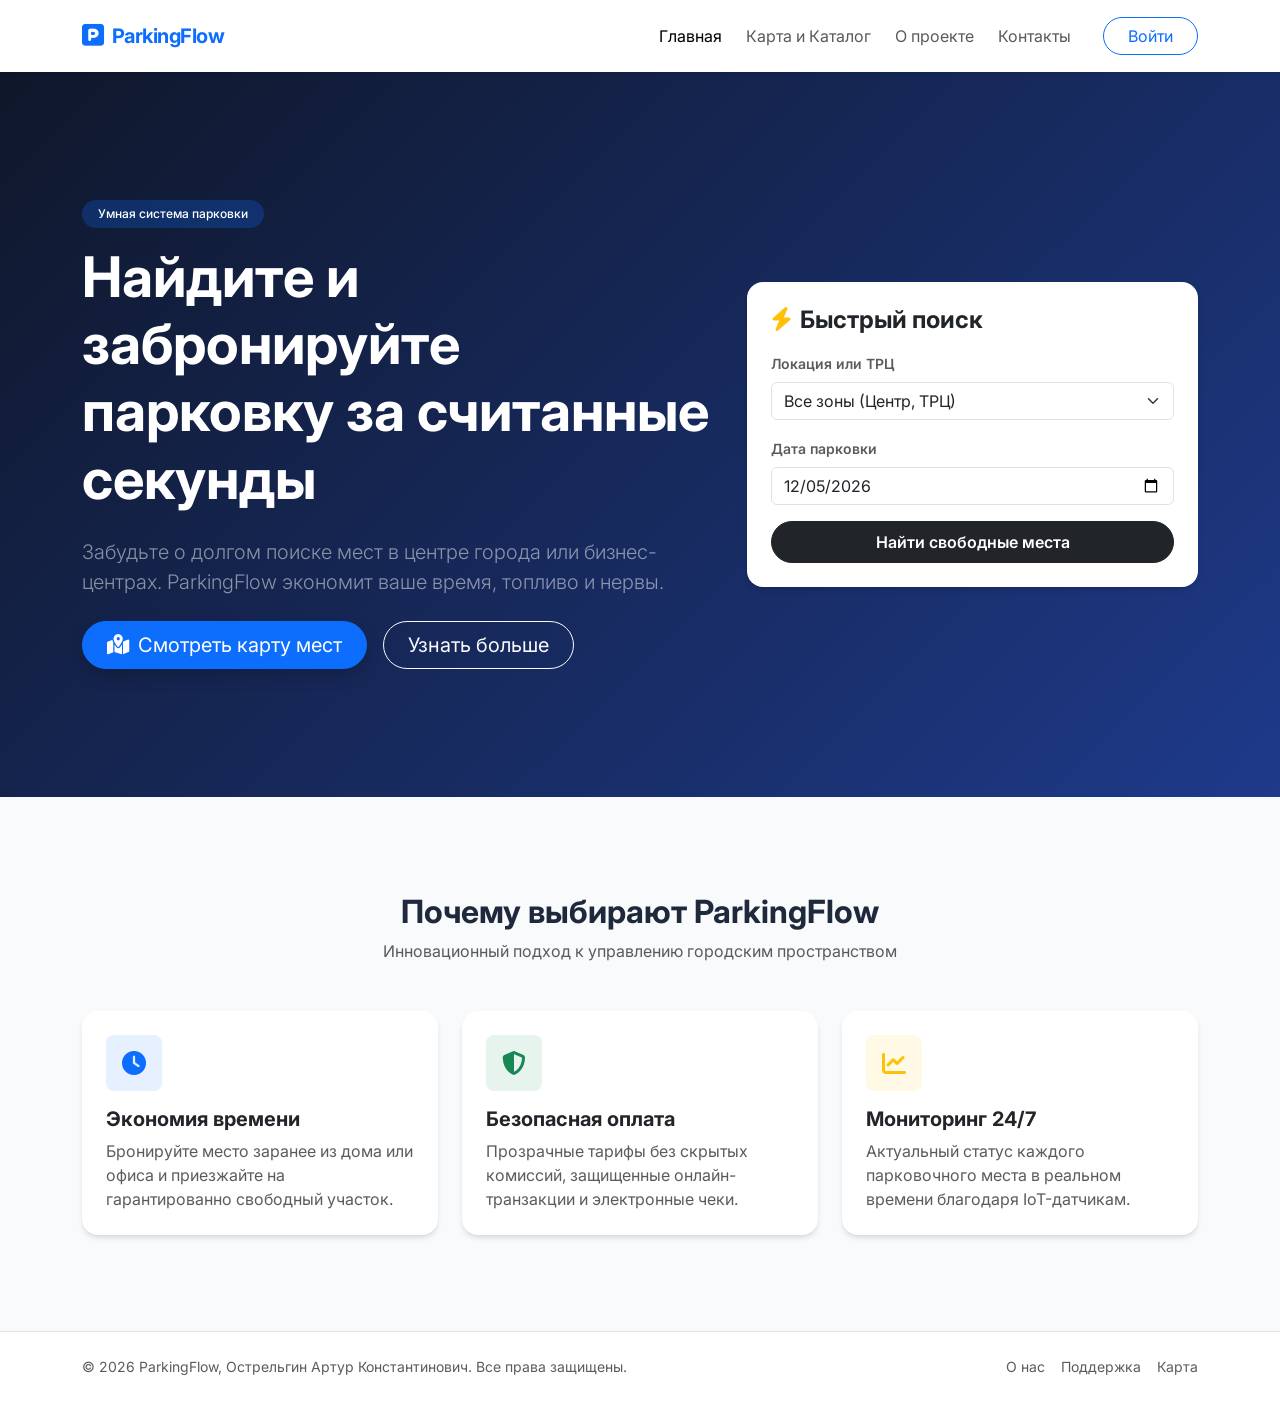
<file: index.html>
<!doctype html>
<html lang="ru">
  <head>
    <meta charset="UTF-8" />
    <meta name="viewport" content="width=device-width, initial-scale=1.0" />
    <title>ParkingFlow — Умная парковка</title>
    <!-- Bootstrap 5 CSS -->
    <link
      href="https://cdn.jsdelivr.net/npm/bootstrap@5.3.2/dist/css/bootstrap.min.css"
      rel="stylesheet"
    />
    <!-- FontAwesome Icons -->
    <link
      rel="stylesheet"
      href="https://cdnjs.cloudflare.com/ajax/libs/font-awesome/6.4.0/css/all.min.css"
    />
    <!-- Google Fonts Inter -->
    <link
      href="https://fonts.googleapis.com/css2?family=Inter:wght@300;400;500;600;700&display=swap"
      rel="stylesheet"
    />
    <link rel="stylesheet" href="css/style.css" />
  </head>
  <body>
    <header class="sticky-top shadow-sm">
      <nav class="navbar navbar-expand-lg navbar-light bg-white py-3">
        <div class="container">
          <a
            class="navbar-brand text-primary d-flex align-items-center gap-2"
            href="#home"
            onclick="navigateTo('home')"
          >
            <i class="fa-solid fa-square-parking fa-lg"></i>
            <span>ParkingFlow</span>
          </a>
          <button
            class="navbar-toggler border-0"
            type="button"
            data-bs-toggle="collapse"
            data-bs-target="#navbarNav"
          >
            <span class="navbar-toggler-icon"></span>
          </button>
          <div class="collapse navbar-collapse" id="navbarNav">
            <ul class="navbar-nav ms-auto align-items-center gap-lg-2">
              <li class="nav-item">
                <a
                  class="nav-link active"
                  href="#home"
                  data-page="home"
                  onclick="navigateTo('home')"
                  >Главная</a
                >
              </li>
              <li class="nav-item">
                <a
                  class="nav-link"
                  href="#catalog"
                  data-page="catalog"
                  onclick="navigateTo('catalog')"
                  >Карта и Каталог</a
                >
              </li>
              <li class="nav-item">
                <a
                  class="nav-link"
                  href="#about"
                  data-page="about"
                  onclick="navigateTo('about')"
                  >О проекте</a
                >
              </li>
              <li class="nav-item">
                <a
                  class="nav-link"
                  href="#contact"
                  data-page="contact"
                  onclick="navigateTo('contact')"
                  >Контакты</a
                >
              </li>
              <li class="nav-item ms-lg-3" id="authNavContainer">
                <a
                  class="btn btn-outline-primary px-4 rounded-pill"
                  href="#login"
                  data-page="login"
                  onclick="navigateTo('login')"
                  >Войти</a
                >
              </li>
            </ul>
          </div>
        </div>
      </nav>
    </header>

    <main>
      <!-- 1. HOME PAGE -->
      <section id="page-home" class="page-view active">
        <div class="hero-section text-center text-lg-start">
          <div class="container py-5">
            <div class="row align-items-center">
              <div class="col-lg-7 mb-5 mb-lg-0">
                <span
                  class="badge bg-primary bg-opacity-25 text-white px-3 py-2 rounded-pill mb-3 fw-medium"
                  >Умная система парковки</span
                >
                <h1 class="display-4 fw-bold mb-4">
                  Найдите и забронируйте парковку за считанные секунды
                </h1>
                <p class="lead text-white-50 mb-4">
                  Забудьте о долгом поиске мест в центре города или
                  бизнес-центрах. ParkingFlow экономит ваше время, топливо и
                  нервы.
                </p>
                <div class="d-flex flex-wrap gap-3">
                  <button
                    class="btn btn-primary btn-lg px-4 rounded-pill shadow"
                    onclick="navigateTo('catalog')"
                  >
                    <i class="fa-solid fa-map-location-dot me-2"></i>Смотреть
                    карту мест
                  </button>
                  <button
                    class="btn btn-outline-light btn-lg px-4 rounded-pill"
                    onclick="navigateTo('about')"
                  >
                    Узнать больше
                  </button>
                </div>
              </div>
              <div class="col-lg-5">
                <div class="card card-custom bg-white text-dark p-4">
                  <h4 class="fw-bold mb-3">
                    <i class="fa-solid fa-bolt text-warning me-2"></i>Быстрый
                    поиск
                  </h4>
                  <form onsubmit="handleQuickSearch(event)">
                    <div class="mb-3">
                      <label class="form-label text-muted small fw-semibold"
                        >Локация или ТРЦ</label
                      >
                      <select class="form-select" id="quickZone">
                        <option value="all">Все зоны (Центр, ТРЦ)</option>
                        <option value="Zone A">
                          Зона A - Бизнес Центр "Plaza"
                        </option>
                        <option value="Zone B">Зона B - ТРК "Mega Mall"</option>
                        <option value="Zone C">
                          Зона C - Центр города (Уличная)
                        </option>
                      </select>
                    </div>
                    <div class="mb-3">
                      <label class="form-label text-muted small fw-semibold"
                        >Дата парковки</label
                      >
                      <input
                        type="date"
                        class="form-control"
                        id="quickDate"
                        required
                      />
                    </div>
                    <button
                      type="submit"
                      class="btn btn-dark w-100 py-2 rounded-pill fw-semibold"
                    >
                      Найти свободные места
                    </button>
                  </form>
                </div>
              </div>
            </div>
          </div>
        </div>

        <!-- Features Section -->
        <div class="container py-5 my-5">
          <div class="text-center mb-5">
            <h2 class="fw-bold">Почему выбирают ParkingFlow</h2>
            <p class="text-muted">
              Инновационный подход к управлению городским пространством
            </p>
          </div>
          <div class="row g-4">
            <div class="col-md-4">
              <div class="card card-custom p-4 h-100 bg-white">
                <div
                  class="bg-primary bg-opacity-10 text-primary p-3 rounded-3 d-inline-block mb-3"
                  style="width: fit-content"
                >
                  <i class="fa-solid fa-clock fa-xl"></i>
                </div>
                <h5 class="fw-bold">Экономия времени</h5>
                <p class="text-muted mb-0">
                  Бронируйте место заранее из дома или офиса и приезжайте на
                  гарантированно свободный участок.
                </p>
              </div>
            </div>
            <div class="col-md-4">
              <div class="card card-custom p-4 h-100 bg-white">
                <div
                  class="bg-success bg-opacity-10 text-success p-3 rounded-3 d-inline-block mb-3"
                  style="width: fit-content"
                >
                  <i class="fa-solid fa-shield-halved fa-xl"></i>
                </div>
                <h5 class="fw-bold">Безопасная оплата</h5>
                <p class="text-muted mb-0">
                  Прозрачные тарифы без скрытых комиссий, защищенные
                  онлайн-транзакции и электронные чеки.
                </p>
              </div>
            </div>
            <div class="col-md-4">
              <div class="card card-custom p-4 h-100 bg-white">
                <div
                  class="bg-warning bg-opacity-10 text-warning p-3 rounded-3 d-inline-block mb-3"
                  style="width: fit-content"
                >
                  <i class="fa-solid fa-chart-line fa-xl"></i>
                </div>
                <h5 class="fw-bold">Мониторинг 24/7</h5>
                <p class="text-muted mb-0">
                  Актуальный статус каждого парковочного места в реальном
                  времени благодаря IoT-датчикам.
                </p>
              </div>
            </div>
          </div>
        </div>
      </section>

      <!-- 2. CATALOG / MAP PAGE -->
      <section id="page-catalog" class="page-view">
        <div class="container py-5">
          <div class="row mb-4 align-items-center">
            <div class="col-lg-6">
              <h2 class="fw-bold mb-1">Интерактивная карта и каталог мест</h2>
              <p class="text-muted mb-0">
                Выберите свободное место (зеленое) для бронирования
              </p>
            </div>
            <div class="col-lg-6 text-lg-end mt-3 mt-lg-0">
              <div class="btn-group" role="group">
                <button
                  type="button"
                  class="btn btn-outline-secondary active"
                  onclick="filterSpots('all', this)"
                >
                  Все
                </button>
                <button
                  type="button"
                  class="btn btn-outline-success"
                  onclick="filterSpots('free', this)"
                >
                  Свободные
                </button>
                <button
                  type="button"
                  class="btn btn-outline-danger"
                  onclick="filterSpots('occupied', this)"
                >
                  Занятые
                </button>
              </div>
            </div>
          </div>

          <!-- Filters & Search Toolbar -->
          <div class="card card-custom p-3 mb-4 bg-white">
            <div class="row g-3">
              <div class="col-md-6">
                <div class="input-group">
                  <span class="input-group-text bg-light border-0"
                    ><i class="fa-solid fa-search text-muted"></i
                  ></span>
                  <input
                    type="text"
                    class="form-control border-0 bg-light"
                    id="spotSearchInput"
                    placeholder="Поиск по номеру места (например, A-101)..."
                    oninput="searchSpots()"
                  />
                </div>
              </div>
              <div class="col-md-6">
                <select
                  class="form-select border-0 bg-light"
                  id="zoneFilterSelect"
                  onchange="filterSpotsByZone()"
                >
                  <option value="all">Все зоны парковки</option>
                  <option value="Zone A">Зона A - БЦ Plaza</option>
                  <option value="Zone B">Зона B - ТРК Mega Mall</option>
                  <option value="Zone C">Зона C - Уличная парковка</option>
                </select>
              </div>
            </div>
          </div>

          <!-- Parking Grid Container -->
          <div class="row g-3" id="parkingGridContainer">
            <!-- Dynamic spots will be injected here -->
          </div>
        </div>
      </section>

      <!-- 3. DETAILS & BOOKING PAGE -->
      <section id="page-details" class="page-view">
        <div class="container py-5">
          <button
            class="btn btn-link text-decoration-none px-0 mb-4 text-muted"
            onclick="navigateTo('catalog')"
          >
            <i class="fa-solid fa-arrow-left me-2"></i>Вернуться к карте
          </button>
          <div class="row g-4">
            <div class="col-lg-7">
              <div class="card card-custom p-4 bg-white mb-4">
                <div
                  class="d-flex justify-content-between align-items-start mb-3"
                >
                  <div>
                    <span
                      class="badge bg-primary bg-opacity-10 text-primary px-3 py-1 rounded-pill mb-2"
                      id="detailZone"
                      >Зона A</span
                    >
                    <h2 class="fw-bold mb-0" id="detailSpotTitle">
                      Место #A-101
                    </h2>
                  </div>
                  <span
                    class="badge bg-success px-3 py-2 rounded-pill"
                    id="detailStatusBadge"
                    >Свободно</span
                  >
                </div>
                <hr class="text-muted opacity-25" />
                <div class="row g-3 py-2">
                  <div class="col-sm-6">
                    <span class="text-muted small d-block"
                      >Стоимость тарифа</span
                    >
                    <h5 class="fw-bold text-primary mb-0" id="detailPriceRate">
                      150 ₸ / час
                    </h5>
                  </div>
                  <div class="col-sm-6">
                    <span class="text-muted small d-block">Тип места</span>
                    <h5 class="fw-bold mb-0">Стандартное / Крытое</h5>
                  </div>
                </div>
              </div>

              <div class="card card-custom p-4 bg-white">
                <h4 class="fw-bold mb-3">Правила бронирования</h4>
                <ul class="text-muted small ps-3 mb-0">
                  <li class="mb-2">
                    Бронь удерживается в течение 10 минут после указанного
                    времени начала.
                  </li>
                  <li class="mb-2">
                    Вы можете отменить бронирование бесплатно за 30 минут до
                    начала сессии.
                  </li>
                  <li>
                    Оплата списывается с привязанной карты или электронного
                    кошелька после подтверждения.
                  </li>
                </ul>
              </div>
            </div>

            <div class="col-lg-5">
              <div class="card card-custom p-4 bg-white">
                <h4 class="fw-bold mb-4">Оформление брони</h4>
                <form id="bookingForm" onsubmit="confirmBooking(event)">
                  <input type="hidden" id="bookingSpotId" />
                  <div class="mb-3">
                    <label class="form-label small fw-semibold text-muted"
                      >Дата въезда</label
                    >
                    <input
                      type="date"
                      class="form-control"
                      id="bookingDate"
                      required
                    />
                  </div>
                  <div class="row g-2 mb-3">
                    <div class="col-6">
                      <label class="form-label small fw-semibold text-muted"
                        >Время с</label
                      >
                      <input
                        type="time"
                        class="form-control"
                        id="bookingTimeStart"
                        value="10:00"
                        required
                        onchange="calculateTotal()"
                      />
                    </div>
                    <div class="col-6">
                      <label class="form-label small fw-semibold text-muted"
                        >Время по</label
                      >
                      <input
                        type="time"
                        class="form-control"
                        id="bookingTimeEnd"
                        value="12:00"
                        required
                        onchange="calculateTotal()"
                      />
                    </div>
                  </div>
                  <div class="mb-3">
                    <label class="form-label small fw-semibold text-muted"
                      >Гос. номер автомобиля</label
                    >
                    <input
                      type="text"
                      class="form-control text-uppercase"
                      id="bookingCarPlate"
                      placeholder="A 777 AA 02"
                      required
                    />
                  </div>
                  <div class="bg-light p-3 rounded-3 mb-4">
                    <div class="d-flex justify-content-between mb-1">
                      <span class="text-muted">Продолжительность:</span>
                      <span class="fw-semibold" id="calcDuration">2 часа</span>
                    </div>
                    <div class="d-flex justify-content-between">
                      <span class="fw-bold">Итого к оплате:</span>
                      <span class="fw-bold text-primary fs-5" id="calcTotalSum"
                        >300 ₸</span
                      >
                    </div>
                  </div>
                  <button
                    type="submit"
                    class="btn btn-primary w-100 py-3 rounded-pill fw-semibold shadow"
                  >
                    Подтвердить и оплатить
                  </button>
                </form>
              </div>
            </div>
          </div>
        </div>
      </section>

      <!-- 4. ABOUT PAGE -->
      <section id="page-about" class="page-view">
        <div class="container py-5">
          <div class="row justify-content-center">
            <div class="col-lg-8 text-center mb-5">
              <span
                class="badge bg-primary bg-opacity-10 text-primary px-3 py-2 rounded-pill mb-3 fw-medium"
                >О компании</span
              >
              <h1 class="fw-bold mb-3">
                Мы создаем будущее городской мобильности
              </h1>
              <p class="text-muted lead">
                ParkingFlow — передовая платформа для автоматизации парковочного
                пространства, решающая проблему пробок и поиска мест.
              </p>
            </div>
          </div>
          <div class="row g-4 align-items-center mb-5">
            <div class="col-lg-6">
              <div class="card card-custom p-4 bg-white h-100">
                <h3 class="fw-bold mb-3">Наша миссия</h3>
                <p class="text-muted">
                  Снизить уровень стресса у водителей в мегаполисах,
                  оптимизировать загрузку парковок торговых и бизнес-центров, а
                  также предоставить прозрачный инструмент для администраторов и
                  владельцев парковочного бизнеса.
                </p>
                <p class="text-muted mb-0">
                  Система объединяет современные IoT-датчики, облачный
                  мониторинг и удобные мобильные интерфейсы.
                </p>
              </div>
            </div>
            <div class="col-lg-6">
              <div class="card card-custom p-4 bg-white h-100">
                <h3 class="fw-bold mb-3">Цифры и факты</h3>
                <ul class="list-unstyled mb-0">
                  <li class="d-flex align-items-center mb-3">
                    <i
                      class="fa-solid fa-check-circle text-success fa-lg me-3"
                    ></i>
                    <span
                      >Более <strong>500+</strong> парковочных мест подключено к
                      системе</span
                    >
                  </li>
                  <li class="d-flex align-items-center mb-3">
                    <i
                      class="fa-solid fa-check-circle text-success fa-lg me-3"
                    ></i>
                    <span
                      >Экономия до <strong>25 минут</strong> ежедневного времени
                      водителей</span
                    >
                  </li>
                  <li class="d-flex align-items-center">
                    <i
                      class="fa-solid fa-check-circle text-success fa-lg me-3"
                    ></i>
                    <span
                      >100% безопасность платежей и круглосуточная
                      поддержка</span
                    >
                  </li>
                </ul>
              </div>
            </div>
          </div>
        </div>
      </section>

      <!-- 5. CONTACT PAGE -->
      <section id="page-contact" class="page-view">
        <div class="container py-5">
          <div class="row justify-content-center mb-5">
            <div class="col-lg-7 text-center">
              <span
                class="badge bg-primary bg-opacity-10 text-primary px-3 py-2 rounded-pill mb-3 fw-medium"
                >Свяжитесь с нами</span
              >
              <h1 class="fw-bold mb-2">Мы на связи 24/7</h1>
              <p class="text-muted">
                Есть вопросы по работе сервиса или хотите подключить свою
                парковку? Напишите нам!
              </p>
            </div>
          </div>
          <div class="row g-4 justify-content-center">
            <div class="col-lg-5">
              <div class="card card-custom p-4 bg-white h-100">
                <h4 class="fw-bold mb-4">Контакты</h4>
                <div class="d-flex align-items-start mb-4">
                  <div
                    class="bg-primary bg-opacity-10 text-primary p-3 rounded-3 me-3"
                  >
                    <i class="fa-solid fa-location-dot"></i>
                  </div>
                  <div>
                    <span class="text-muted small d-block">Адрес офиса</span>
                    <span class="fw-semibold"
                      >г. Алматы, ул. Такая-то 123, БЦ Такой-то</span
                    >
                  </div>
                </div>
                <div class="d-flex align-items-start mb-4">
                  <div
                    class="bg-primary bg-opacity-10 text-primary p-3 rounded-3 me-3"
                  >
                    <i class="fa-solid fa-phone"></i>
                  </div>
                  <div>
                    <span class="text-muted small d-block"
                      >Телефон поддержки</span
                    >
                    <span class="fw-semibold">+7 (777) 777-77-77</span>
                  </div>
                </div>
                <div class="d-flex align-items-start">
                  <div
                    class="bg-primary bg-opacity-10 text-primary p-3 rounded-3 me-3"
                  >
                    <i class="fa-solid fa-envelope"></i>
                  </div>
                  <div>
                    <span class="text-muted small d-block">Email</span>
                    <span class="fw-semibold">support@parkingflow.kz</span>
                  </div>
                </div>
              </div>
            </div>
            <div class="col-lg-6">
              <div class="card card-custom p-4 bg-white">
                <h4 class="fw-bold mb-3">Написать сообщение</h4>
                <form onsubmit="handleContactSubmit(event)">
                  <div class="mb-3">
                    <label class="form-label small fw-semibold text-muted"
                      >Ваше имя</label
                    >
                    <input
                      type="text"
                      class="form-control"
                      placeholder="Иван"
                      required
                    />
                  </div>
                  <div class="mb-3">
                    <label class="form-label small fw-semibold text-muted"
                      >Электронная почта</label
                    >
                    <input
                      type="email"
                      class="form-control"
                      placeholder="ivan@example.com"
                      required
                    />
                  </div>
                  <div class="mb-3">
                    <label class="form-label small fw-semibold text-muted"
                      >Сообщение</label
                    >
                    <textarea
                      class="form-control"
                      rows="4"
                      placeholder="Ваш вопрос или предложение..."
                      required
                    ></textarea>
                  </div>
                  <button
                    type="submit"
                    class="btn btn-primary w-100 py-2 rounded-pill fw-semibold"
                  >
                    Отправить сообщение
                  </button>
                </form>
              </div>
            </div>
          </div>
        </div>
      </section>

      <!-- 6. LOGIN / REGISTER PAGE -->
      <section id="page-login" class="page-view">
        <div class="container py-5">
          <div class="row justify-content-center">
            <div class="col-md-5">
              <div class="card card-custom p-4 bg-white">
                <div class="text-center mb-4">
                  <h3 class="fw-bold" id="authFormTitle">Вход в систему</h3>
                  <p class="text-muted small" id="authFormSubtitle">
                    Введите данные своей учетной записи
                  </p>
                </div>
                <form id="authFormElement" onsubmit="handleAuthSubmit(event)">
                  <div
                    class="mb-3"
                    id="nameFieldContainer"
                    style="display: none"
                  >
                    <label class="form-label small fw-semibold text-muted"
                      >Имя</label
                    >
                    <input
                      type="text"
                      class="form-control"
                      id="authName"
                      placeholder="Введите имя"
                    />
                  </div>
                  <div class="mb-3">
                    <label class="form-label small fw-semibold text-muted"
                      >Email</label
                    >
                    <input
                      type="email"
                      class="form-control"
                      id="authEmail"
                      placeholder="name@example.com"
                      required
                    />
                  </div>
                  <div class="mb-3">
                    <label class="form-label small fw-semibold text-muted"
                      >Пароль</label
                    >
                    <input
                      type="password"
                      class="form-control"
                      id="authPassword"
                      placeholder="••••••••"
                      required
                    />
                  </div>
                  <button
                    type="submit"
                    class="btn btn-primary w-100 py-2 rounded-pill fw-semibold mb-3"
                    id="authSubmitBtn"
                  >
                    Войти
                  </button>
                  <div class="text-center">
                    <a
                      href="#"
                      class="text-decoration-none small text-muted"
                      id="authToggleText"
                      onclick="toggleAuthMode(event)"
                      >Нет аккаунта? Зарегистрироваться</a
                    >
                  </div>
                </form>
              </div>
            </div>
          </div>
        </div>
      </section>

      <!-- 7. PROFILE PAGE -->
      <section id="page-profile" class="page-view">
        <div class="container py-5">
          <div class="row">
            <div class="col-lg-4 mb-4">
              <div class="card card-custom p-4 bg-white text-center">
                <div
                  class="bg-primary bg-opacity-10 text-primary rounded-circle mx-auto d-flex align-items-center justify-content-center mb-3"
                  style="width: 80px; height: 80px; font-size: 32px"
                >
                  <i class="fa-solid fa-user"></i>
                </div>
                <h4 class="fw-bold mb-1" id="profileUserName">Иван Петров</h4>
                <p class="text-muted small mb-3" id="profileUserEmail">
                  user@parkingflow.kz
                </p>
                <span
                  class="badge bg-success bg-opacity-10 text-success py-2 px-3 rounded-pill mx-auto mb-4"
                  id="profileUserRole"
                  >Статус: Клиент</span
                >
                <button
                  class="btn btn-outline-danger w-100 rounded-pill"
                  onclick="handleLogout()"
                >
                  Выйти из аккаунта
                </button>
              </div>
            </div>
            <div class="col-lg-8">
              <div class="card card-custom p-4 bg-white mb-4">
                <h4 class="fw-bold mb-3">Активные бронирования</h4>
                <div id="activeBookingsContainer">
                  <!-- Dynamic active bookings -->
                </div>
              </div>
              <div class="card card-custom p-4 bg-white">
                <h4 class="fw-bold mb-3">История сессий</h4>
                <div class="table-responsive">
                  <table class="table align-middle">
                    <thead>
                      <tr class="text-muted small">
                        <th>Место</th>
                        <th>Дата</th>
                        <th>Время</th>
                        <th>Сумма</th>
                        <th>Статус</th>
                      </tr>
                    </thead>
                    <tbody id="historyTableBody">
                      <!-- Dynamic history -->
                    </tbody>
                  </table>
                </div>
              </div>
            </div>
          </div>
        </div>
      </section>
    </main>

    <footer class="bg-white border-top py-4 mt-auto">
      <div
        class="container text-center text-md-start d-md-flex justify-content-between align-items-center"
      >
        <p class="text-muted small mb-3 mb-md-0">
          © 2026 ParkingFlow, Острельгин Артур Константинович. Все права
          защищены.
        </p>
        <div class="d-flex justify-content-center gap-3 text-muted">
          <a
            href="#about"
            onclick="navigateTo('about')"
            class="text-decoration-none text-muted small"
            >О нас</a
          >
          <a
            href="#contact"
            onclick="navigateTo('contact')"
            class="text-decoration-none text-muted small"
            >Поддержка</a
          >
          <a
            href="#catalog"
            onclick="navigateTo('catalog')"
            class="text-decoration-none text-muted small"
            >Карта</a
          >
        </div>
      </div>
    </footer>

    <!-- Toast Notification Container -->
    <div class="toast-container">
      <div
        id="liveToast"
        class="toast align-items-center text-white bg-dark border-0 shadow"
        role="alert"
        aria-live="assertive"
        aria-atomic="true"
      >
        <div class="d-flex">
          <div class="toast-body" id="toastMessage">Сообщение системы...</div>
          <button
            type="button"
            class="btn-close btn-close-white me-2 m-auto"
            data-bs-dismiss="toast"
            aria-label="Close"
          ></button>
        </div>
      </div>
    </div>

    <!-- Bootstrap JS Bundle -->
    <script src="https://cdn.jsdelivr.net/npm/bootstrap@5.3.2/dist/js/bootstrap.bundle.min.js"></script>
    <script src="js/main.js"></script>
  </body>
</html>
</file>
<file: css/style.css>
body {
  font-family: "Inter", sans-serif;
  background-color: #f8fafc;
  color: #1e293b;
  display: flex;
  flex-direction: column;
  min-height: 100vh;
}
main {
  flex: 1;
}
.navbar-brand {
  font-weight: 700;
  letter-spacing: -0.5px;
}
.hero-section {
  background: linear-gradient(135deg, #0f172a 0%, #1e3a8a 100%);
  color: white;
  padding: 80px 0;
}
.card-custom {
  border: none;
  border-radius: 1rem;
  box-shadow:
    0 4px 6px -1px rgb(0 0 0 / 0.1),
    0 2px 4px -2px rgb(0 0 0 / 0.1);
  transition: transform 0.2s;
}
.card-custom:hover {
  transform: translateY(-3px);
}
.parking-spot {
  height: 90px;
  border-radius: 12px;
  display: flex;
  flex-direction: column;
  align-items: center;
  justify-content: center;
  font-weight: 600;
  cursor: pointer;
  transition: all 0.2s ease;
  border: 2px solid transparent;
}
.spot-free {
  background-color: #dcfce7;
  color: #166534;
  border-color: #bbf7d0;
}
.spot-free:hover {
  background-color: #bbf7d0;
}
.spot-occupied {
  background-color: #fee2e2;
  color: #991b1b;
  border-color: #fecaca;
  cursor: not-allowed;
}
.spot-reserved {
  background-color: #fef3c7;
  color: #92400e;
  border-color: #fde68a;
}
.page-view {
  display: none;
}
.page-view.active {
  display: block;
  animation: fadeIn 0.3s ease-in-out;
}
@keyframes fadeIn {
  from {
    opacity: 0;
    transform: translateY(6px);
  }
  to {
    opacity: 1;
    transform: translateY(0);
  }
}
.toast-container {
  position: fixed;
  bottom: 20px;
  right: 20px;
  z-index: 1080;
}
</file>
